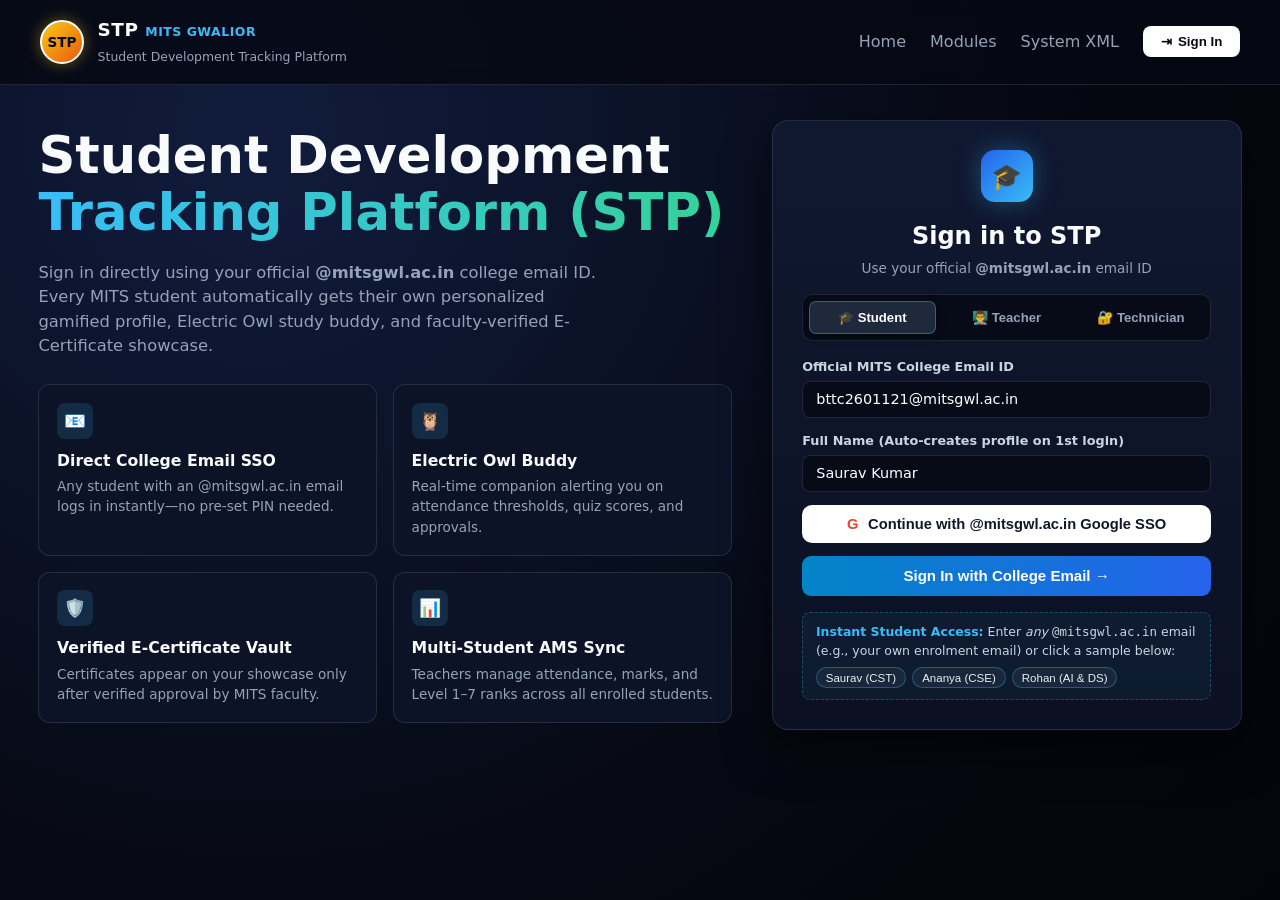
<file: index.html>
<!DOCTYPE html>
<html lang="en">
<head>
  <meta charset="UTF-8" />
  <meta name="viewport" content="width=device-width, initial-scale=1.0" />
  <title>STP | Student Development Tracking Platform — MITS Gwalior</title>
  <link rel="stylesheet" href="css/style.css" />
</head>
<body>
  <header class="landing-topbar">
    <div class="mits-brand">
      <div class="mits-crest-circle">STP</div>
      <div class="mits-brand-text">
        <h2>STP <span style="color:#38bdf8;">MITS GWALIOR</span></h2>
        <span>Student Development Tracking Platform</span>
      </div>
    </div>

    <nav class="landing-nav" aria-label="Landing Navigation">
      <a href="index.html">Home</a>
      <a href="#features">Modules</a>
      <a href="xml_blueprint.html">System XML</a>
      <button type="button" class="btn-signin-pill" onclick="document.getElementById('loginEmail').focus()">
        <span>⇥</span> Sign In
      </button>
    </nav>
  </header>

  <main class="landing-hero">
    <!-- Left Column: Title + 4 Feature Tiles -->
    <section class="hero-left">
      <h1>
        Student Development<br />
        <span>Tracking Platform (STP)</span>
      </h1>
      <p>
        Sign in directly using your official <strong>@mitsgwl.ac.in</strong> college email ID.
        Every MITS student automatically gets their own personalized gamified profile, Electric Owl
        study buddy, and faculty-verified E-Certificate showcase.
      </p>

      <div id="features" class="feature-cards-grid">
        <article class="feature-tile">
          <div class="feature-tile-icon">📧</div>
          <h3>Direct College Email SSO</h3>
          <p>Any student with an @mitsgwl.ac.in email logs in instantly—no pre-set PIN needed.</p>
        </article>

        <article class="feature-tile">
          <div class="feature-tile-icon">🦉</div>
          <h3>Electric Owl Buddy</h3>
          <p>Real-time companion alerting you on attendance thresholds, quiz scores, and approvals.</p>
        </article>

        <article class="feature-tile">
          <div class="feature-tile-icon">🛡️</div>
          <h3>Verified E-Certificate Vault</h3>
          <p>Certificates appear on your showcase only after verified approval by MITS faculty.</p>
        </article>

        <article class="feature-tile">
          <div class="feature-tile-icon">📊</div>
          <h3>Multi-Student AMS Sync</h3>
          <p>Teachers manage attendance, marks, and Level 1–7 ranks across all enrolled students.</p>
        </article>
      </div>
    </section>

    <!-- Right Column: STP Sign-In Box -->
    <aside class="signin-card" aria-label="Sign in to STP">
      <div class="signin-badge-icon">🎓</div>
      <div class="signin-header">
        <h2>Sign in to STP</h2>
        <p>Use your official <strong>@mitsgwl.ac.in</strong> email ID</p>
      </div>

      <!-- 3 Role Switcher -->
      <div class="role-tabs" role="tablist">
        <button type="button" class="role-tab active" data-role="student">🎓 Student</button>
        <button type="button" class="role-tab" data-role="teacher">👨‍🏫 Teacher</button>
        <button type="button" class="role-tab" data-role="technician">🔐 Technician</button>
      </div>

      <form id="sdmsLoginForm" novalidate style="display:flex; flex-direction:column; gap:0.8rem;">
        <div class="form-field">
          <label id="emailLabel" for="loginEmail">Official MITS College Email ID</label>
          <input type="email" id="loginEmail" placeholder="e.g., bttc2601121@mitsgwl.ac.in" value="bttc2601121@mitsgwl.ac.in" required />
        </div>

        <div class="form-field" id="displayNameField">
          <label for="studentDisplayName">Full Name (Auto-creates profile on 1st login)</label>
          <input type="text" id="studentDisplayName" placeholder="e.g., Saurav Kumar" value="Saurav Kumar" />
        </div>

        <div id="loginError" class="error-banner" role="alert"></div>

        <button type="button" id="googleSignInBtn" class="btn-google">
          <span style="color:#ea4335; font-weight:900;">G</span> Continue with @mitsgwl.ac.in Google SSO
        </button>

        <button type="submit" class="btn-primary-glow">Sign In with College Email →</button>
      </form>

      <div id="roleHintBox" class="demo-accounts-box">
        <strong>Instant Student Access:</strong> Enter <em>any</em> <code>@mitsgwl.ac.in</code> email (e.g., your own enrolment email) or click a sample below:
        <div class="quick-preset-row">
          <button type="button" class="preset-pill" onclick="fillPreset('bttc2601121@mitsgwl.ac.in', 'Saurav Kumar')">Saurav (CST)</button>
          <button type="button" class="preset-pill" onclick="fillPreset('btcs2601045@mitsgwl.ac.in', 'Ananya Sharma')">Ananya (CSE)</button>
          <button type="button" class="preset-pill" onclick="fillPreset('btai2601088@mitsgwl.ac.in', 'Rohan Verma')">Rohan (AI &amp; DS)</button>
        </div>
      </div>
    </aside>
  </main>

  <script src="js/sdms_store.js"></script>
  <script src="js/login.js"></script>
</body>
</html>
</file>
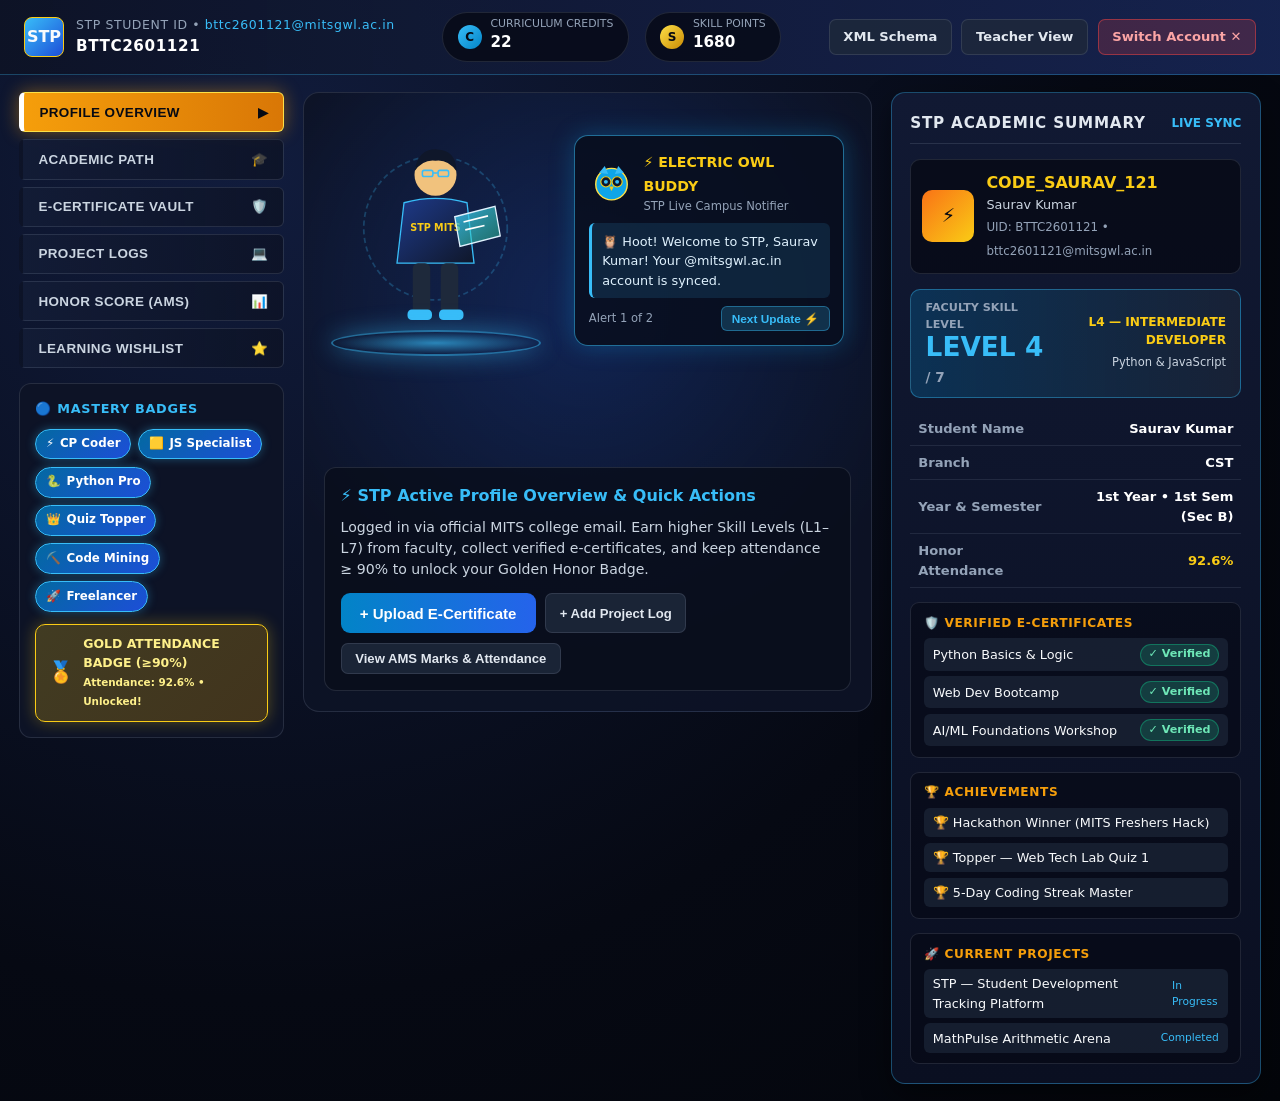
<file: student.html>
<!DOCTYPE html>
<html lang="en">
<head>
  <meta charset="UTF-8" />
  <meta name="viewport" content="width=device-width, initial-scale=1.0" />
  <title>Student Lobby | STP — Student Development Tracking Platform</title>
  <link rel="stylesheet" href="css/style.css" />
</head>
<body>
  <!-- TOP HUD BAR -->
  <header class="lobby-hud-top">
    <div class="hud-identity">
      <div class="hud-mini-avatar">STP</div>
      <div class="hud-id-tag">
        STP Student ID • <span id="hudEmailTag" style="color:#38bdf8; text-transform:lowercase;">bttc2601121@mitsgwl.ac.in</span>
        <strong id="hudStudentId">BTTC2601121</strong>
      </div>
    </div>

    <div class="hud-currencies">
      <div class="currency-chip">
        <div class="coin-icon coin-credits">C</div>
        <div>
          <small>CURRICULUM CREDITS</small>
          <span id="hudCredits">22</span>
        </div>
      </div>

      <div class="currency-chip">
        <div class="coin-icon coin-skill">S</div>
        <div>
          <small>SKILL POINTS</small>
          <span id="hudSkillPoints">1480</span>
        </div>
      </div>
    </div>

    <div class="hud-actions">
      <a href="xml_blueprint.html" class="btn-hud">XML Schema</a>
      <a href="teacher.html" class="btn-hud">Teacher View</a>
      <a href="index.html" class="btn-hud btn-hud-exit">Switch Account ✕</a>
    </div>
  </header>

  <!-- 3-COLUMN GAMIFIED WORKSPACE -->
  <main class="lobby-arena">
    <!-- LEFT SIDE: Navigation Tabs + Blue Mastery Badges + Yellow Attendance Badge -->
    <aside class="left-rail">
      <nav class="game-menu-list" aria-label="Student Profile Modules">
        <button type="button" class="game-tab-btn active" data-panel="overview">
          <span>Profile Overview</span> <span>▶</span>
        </button>
        <button type="button" class="game-tab-btn" data-panel="academicPath">
          <span>Academic Path</span> <span>🎓</span>
        </button>
        <button type="button" class="game-tab-btn" data-panel="certVault">
          <span>E-Certificate Vault</span> <span>🛡️</span>
        </button>
        <button type="button" class="game-tab-btn" data-panel="projectLogs">
          <span>Project Logs</span> <span>💻</span>
        </button>
        <button type="button" class="game-tab-btn" data-panel="honorScore">
          <span>Honor Score (AMS)</span> <span>📊</span>
        </button>
        <button type="button" class="game-tab-btn" data-panel="wishlist">
          <span>Learning Wishlist</span> <span>⭐</span>
        </button>
      </nav>

      <!-- Blue Mastery Badges -->
      <section class="badges-showcase-card">
        <h3>🔵 Mastery Badges</h3>
        <div id="blueBadgeRack" class="badge-rack"></div>

        <!-- Yellow Attendance Badge (Unlocks only when attendance >= 90%) -->
        <div id="yellowAttendanceBadge" class="yellow-attendance-badge unlocked">
          <span style="font-size:1.3rem;">🏅</span>
          <div>
            <div id="yellowBadgeTitle">GOLD HONOR BADGE (90%+)</div>
            <small id="yellowBadgeSub">Attendance: 92.1% • Active</small>
          </div>
        </div>
      </section>
    </aside>

    <!-- CENTER STAGE: Interactive Avatar + Electric Owl + Tab Content -->
    <section class="center-stage">
      <!-- Top Row: 3D-Style Student Avatar & Electric Owl Companion -->
      <div class="avatar-holo-stage">
        <div class="student-character-pod">
          <svg width="175" height="215" viewBox="0 0 200 240" aria-label="Student Avatar">
            <defs>
              <linearGradient id="hoodieGrad" x1="0" y1="0" x2="1" y2="1">
                <stop offset="0%" stop-color="#1e3a8a" />
                <stop offset="100%" stop-color="#0f172a" />
              </linearGradient>
              <linearGradient id="holoPad" x1="0" y1="0" x2="1" y2="1">
                <stop offset="0%" stop-color="#38bdf8" stop-opacity="0.85" />
                <stop offset="100%" stop-color="#34d399" stop-opacity="0.4" />
              </linearGradient>
            </defs>
            <circle cx="100" cy="115" r="82" fill="none" stroke="#38bdf8" stroke-opacity="0.25" stroke-width="2" stroke-dasharray="6 4" />
            <circle cx="100" cy="54" r="24" fill="#f1c27d" />
            <path d="M76 50 Q80 24 102 25 Q124 26 124 50 Q114 36 100 38 Q86 36 76 50 Z" fill="#0f172a" />
            <rect x="85" y="49" width="12" height="7" rx="2" fill="none" stroke="#38bdf8" stroke-width="1.8" />
            <rect x="103" y="49" width="12" height="7" rx="2" fill="none" stroke="#38bdf8" stroke-width="1.8" />
            <line x1="97" y1="52" x2="103" y2="52" stroke="#38bdf8" stroke-width="1.8" />
            <path d="M64 86 Q100 76 136 86 L144 155 L56 155 Z" fill="url(#hoodieGrad)" stroke="#38bdf8" stroke-width="1.5" />
            <text x="100" y="118" text-anchor="middle" fill="#facc15" font-size="11" font-weight="bold">STP MITS</text>
            <polygon points="122,102 168,90 174,124 128,136" fill="url(#holoPad)" stroke="#e0f2fe" stroke-width="1.5" />
            <line x1="132" y1="108" x2="160" y2="101" stroke="#ffffff" stroke-width="2" />
            <line x1="134" y1="117" x2="156" y2="112" stroke="#ffffff" stroke-width="2" />
            <rect x="74" y="155" width="20" height="58" rx="6" fill="#1e293b" />
            <rect x="106" y="155" width="20" height="58" rx="6" fill="#1e293b" />
            <rect x="68" y="208" width="28" height="12" rx="5" fill="#38bdf8" />
            <rect x="104" y="208" width="28" height="12" rx="5" fill="#38bdf8" />
          </svg>
          <div class="holo-pedestal"></div>
        </div>

        <!-- ELECTRIC OWL STUDY BUDDY -->
        <div class="electric-owl-box" aria-live="polite">
          <div class="owl-header">
            <svg width="46" height="46" viewBox="0 0 80 80" aria-hidden="true">
              <circle cx="40" cy="42" r="28" fill="#0ea5e9" stroke="#fde047" stroke-width="2.5" />
              <polygon points="18,22 28,10 34,24" fill="#38bdf8" />
              <polygon points="62,22 52,10 46,24" fill="#38bdf8" />
              <circle cx="30" cy="38" r="9" fill="#0f172a" stroke="#facc15" stroke-width="2" />
              <circle cx="50" cy="38" r="9" fill="#0f172a" stroke="#facc15" stroke-width="2" />
              <circle cx="30" cy="38" r="3.5" fill="#38bdf8" />
              <circle cx="50" cy="38" r="3.5" fill="#38bdf8" />
              <polygon points="36,46 44,46 40,54" fill="#facc15" />
            </svg>
            <div>
              <strong style="color:#facc15; font-size:0.88rem;">⚡ ELECTRIC OWL BUDDY</strong>
              <div style="font-size:0.72rem; color:#94a3b8;">STP Live Campus Notifier</div>
            </div>
          </div>
          <div id="owlMessageBox" class="owl-speech">
            🦉 Hoot! Welcome to STP!
          </div>
          <div class="owl-controls">
            <span id="owlCounter" style="font-size:0.72rem; color:#94a3b8;">Alert 1 of 2</span>
            <button type="button" id="nextOwlTipBtn" class="owl-btn">Next Update ⚡</button>
          </div>
        </div>
      </div>

      <!-- DYNAMIC MODULE PANELS -->
      <div id="panel-overview" class="module-panel active">
        <div class="panel-card">
          <h3>⚡ STP Active Profile Overview &amp; Quick Actions</h3>
          <p style="font-size:0.88rem; color:#cbd5e1; margin-bottom:0.8rem;">
            Logged in via official MITS college email. Earn higher Skill Levels (L1–L7) from
            faculty, collect verified e-certificates, and keep attendance ≥ 90% to unlock your
            Golden Honor Badge.
          </p>
          <div style="display:flex; flex-wrap:wrap; gap:0.6rem;">
            <button type="button" class="btn-primary-glow" onclick="switchTab('certVault')">+ Upload E-Certificate</button>
            <button type="button" class="btn-hud" onclick="switchTab('projectLogs')">+ Add Project Log</button>
            <button type="button" class="btn-hud" onclick="switchTab('honorScore')">View AMS Marks &amp; Attendance</button>
          </div>
        </div>
      </div>

      <div id="panel-academicPath" class="module-panel">
        <div class="panel-card">
          <h3>🎓 Semester-by-Semester Academic Path</h3>
          <div id="academicPathGrid" class="semester-timeline"></div>
        </div>
      </div>

      <div id="panel-certVault" class="module-panel">
        <div class="panel-card">
          <h3>🛡️ E-Certificate Vault (Teacher Verification Required)</h3>
          <p style="font-size:0.82rem; color:#94a3b8; margin-bottom:0.75rem;">
            Upload new certificates below. Status starts as <strong>Pending</strong> and only
            appears on your public Right Summary showcase once <strong>Approved</strong> by a Teacher.
          </p>
          <form id="certUploadForm" style="display:flex; flex-wrap:wrap; gap:0.6rem; margin-bottom:0.9rem;">
            <input type="text" id="certTitleInput" placeholder="Certificate Title (e.g., Java DSA)" required style="flex:1 1 200px; background:#070b17; border:1px solid #334155; color:#fff; padding:0.5rem; border-radius:7px;" />
            <input type="text" id="certIssuerInput" placeholder="Issuer (e.g., NPTEL / MITS)" required style="flex:1 1 160px; background:#070b17; border:1px solid #334155; color:#fff; padding:0.5rem; border-radius:7px;" />
            <button type="submit" class="btn-primary-glow">Submit for Approval</button>
          </form>
          <table class="data-table">
            <thead>
              <tr>
                <th>Certificate</th>
                <th>Issuer</th>
                <th>Verified By</th>
                <th>Status</th>
              </tr>
            </thead>
            <tbody id="vaultTableBody"></tbody>
          </table>
        </div>
      </div>

      <div id="panel-projectLogs" class="module-panel">
        <div class="panel-card">
          <h3>💻 Ongoing &amp; Completed Project Logs</h3>
          <form id="projectAddForm" style="display:flex; flex-wrap:wrap; gap:0.6rem; margin-bottom:0.9rem;">
            <input type="text" id="projTitleInput" placeholder="Project Name" required style="flex:1 1 190px; background:#070b17; border:1px solid #334155; color:#fff; padding:0.5rem; border-radius:7px;" />
            <input type="text" id="projStackInput" placeholder="Tech Stack (e.g., C++, JS)" required style="flex:1 1 160px; background:#070b17; border:1px solid #334155; color:#fff; padding:0.5rem; border-radius:7px;" />
            <button type="submit" class="btn-primary-glow">Log Project</button>
          </form>
          <table class="data-table">
            <thead>
              <tr>
                <th>Project Title</th>
                <th>Tech Stack</th>
                <th>Status</th>
              </tr>
            </thead>
            <tbody id="projectsTableBody"></tbody>
          </table>
        </div>
      </div>

      <div id="panel-honorScore" class="module-panel">
        <div class="panel-card">
          <h3>📊 Honor Score — AMS Attendance &amp; Exam Marks</h3>
          <table class="data-table">
            <thead>
              <tr>
                <th>Subject Code</th>
                <th>Subject Name</th>
                <th>Attended / Total</th>
                <th>Percentage</th>
              </tr>
            </thead>
            <tbody id="attendanceTableBody"></tbody>
          </table>

          <h3 style="margin-top:1rem;">📝 Quiz &amp; Mid-Sem Marks</h3>
          <table class="data-table">
            <thead>
              <tr>
                <th>Subject</th>
                <th>Quiz Score</th>
                <th>Mid-Sem Marks</th>
              </tr>
            </thead>
            <tbody id="marksTableBody"></tbody>
          </table>
        </div>
      </div>

      <div id="panel-wishlist" class="module-panel">
        <div class="panel-card">
          <h3>⭐ Skill &amp; Learning Wishlist</h3>
          <form id="wishlistForm" style="display:flex; flex-wrap:wrap; gap:0.6rem; margin-bottom:0.9rem;">
            <input type="text" id="wishSkillInput" placeholder="Skill to learn (e.g., Java, C++, Docker)" required style="flex:1 1 220px; background:#070b17; border:1px solid #334155; color:#fff; padding:0.5rem; border-radius:7px;" />
            <select id="wishPriorityInput" style="background:#070b17; border:1px solid #334155; color:#fff; padding:0.5rem; border-radius:7px;">
              <option value="High">High Priority</option>
              <option value="Medium">Medium Priority</option>
            </select>
            <button type="submit" class="btn-primary-glow">Add to Wishlist</button>
          </form>
          <ul id="wishlistItems" class="mini-pill-list"></ul>
        </div>
      </div>
    </section>

    <!-- RIGHT SIDE: Academic Summary Table & Verified Showcase -->
    <aside class="right-summary-card" aria-label="Academic Summary">
      <div class="summary-top-banner">
        <h2>STP Academic Summary</h2>
        <span style="font-size:0.75rem; color:#38bdf8; font-weight:700;">LIVE SYNC</span>
      </div>

      <div class="gamer-tag-box">
        <div class="gamer-emblem">⚡</div>
        <div class="gamer-details">
          <h3 id="sumHandle">CODE_SAURAV_121</h3>
          <p id="sumName">Saurav Kumar</p>
          <small id="sumUid">UID: BTTC2601121 • MITS Gwalior</small>
        </div>
      </div>

      <!-- Teacher-Assigned Skill Level (1-7) -->
      <div class="level-rank-strip">
        <div>
          <div style="font-size:0.7rem; color:#94a3b8; font-weight:700;">FACULTY SKILL LEVEL</div>
          <div class="level-number">LEVEL <span id="sumSkillLevel">4</span> <span style="font-size:0.85rem; color:#94a3b8;">/ 7</span></div>
        </div>
        <div style="text-align:right;">
          <div id="sumTierTitle" style="font-size:0.76rem; font-weight:800; color:#facc15;">L4 — INTERMEDIATE DEVELOPER</div>
          <small id="sumStack" style="font-size:0.72rem; color:#cbd5e1;">Python &amp; JavaScript</small>
        </div>
      </div>

      <!-- Structured Profile Table -->
      <table class="summary-table">
        <tbody>
          <tr>
            <td>Student Name</td>
            <td id="tblName">Saurav Kumar</td>
          </tr>
          <tr>
            <td>Branch</td>
            <td id="tblBranch">CST</td>
          </tr>
          <tr>
            <td>Year &amp; Semester</td>
            <td id="tblYearSem">1st Year • 1st Sem (Sec B)</td>
          </tr>
          <tr>
            <td>Honor Attendance</td>
            <td id="tblAttendance" style="color:#facc15;">92.1%</td>
          </tr>
        </tbody>
      </table>

      <!-- Verified E-Certificates Only -->
      <div class="summary-section-block">
        <h4>🛡️ Verified E-Certificates</h4>
        <ul id="sumCertList" class="mini-pill-list"></ul>
      </div>

      <!-- Achievements -->
      <div class="summary-section-block">
        <h4>🏆 Achievements</h4>
        <ul id="sumAchievementList" class="mini-pill-list"></ul>
      </div>

      <!-- Current Projects -->
      <div class="summary-section-block">
        <h4>🚀 Current Projects</h4>
        <ul id="sumProjectList" class="mini-pill-list"></ul>
      </div>
    </aside>
  </main>

  <script src="js/sdms_store.js"></script>
  <script src="js/student.js"></script>
</body>
</html>
</file>
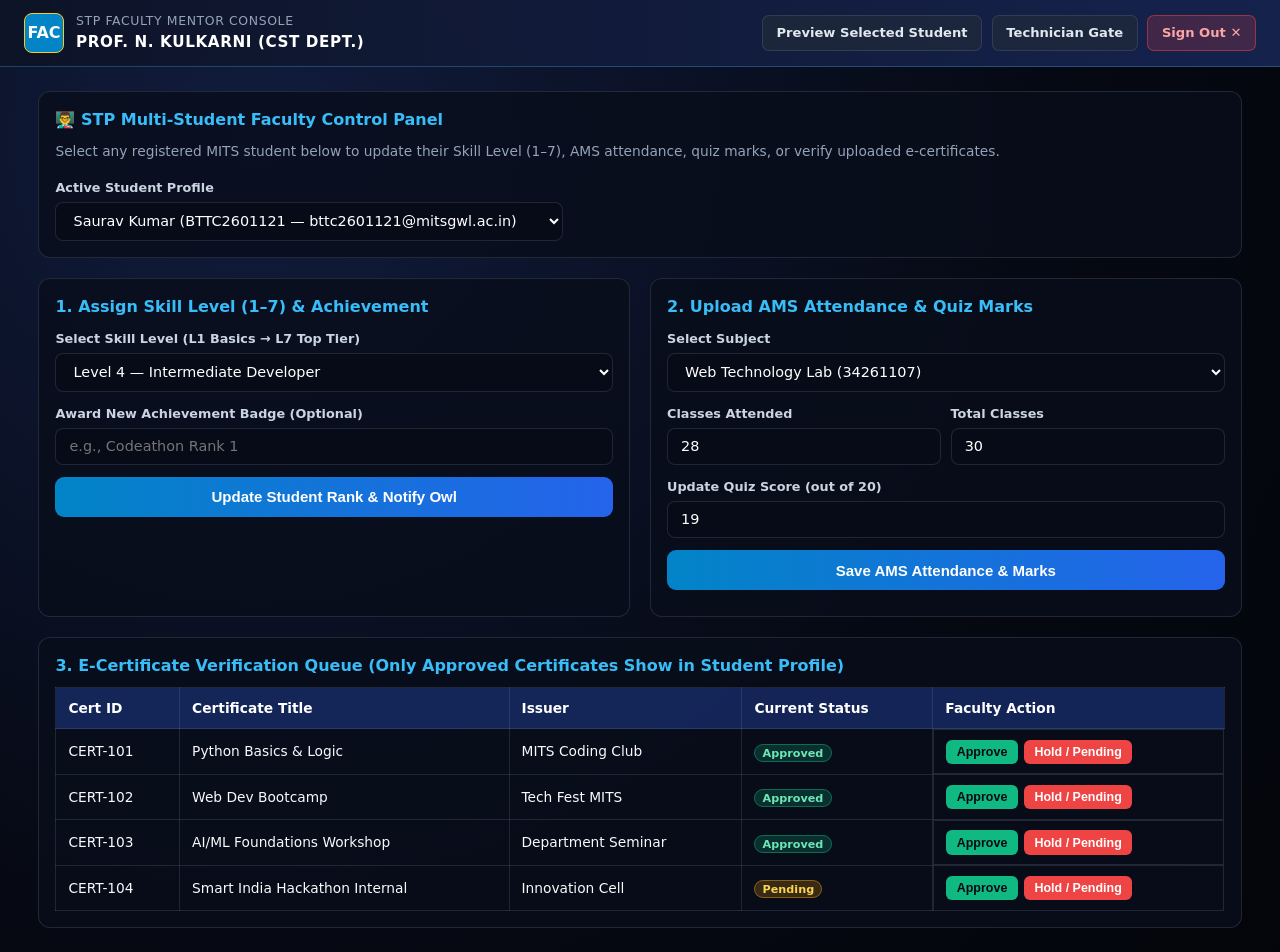
<file: teacher.html>
<!DOCTYPE html>
<html lang="en">
<head>
  <meta charset="UTF-8" />
  <meta name="viewport" content="width=device-width, initial-scale=1.0" />
  <title>Faculty Console | STP — Student Development Tracking Platform</title>
  <link rel="stylesheet" href="css/style.css" />
</head>
<body>
  <header class="lobby-hud-top">
    <div class="hud-identity">
      <div class="hud-mini-avatar" style="background:#0284c7;">FAC</div>
      <div class="hud-id-tag">
        STP Faculty Mentor Console
        <strong id="facultyHeaderName">Prof. N. Kulkarni (CST Dept.)</strong>
      </div>
    </div>
    <div class="hud-actions">
      <a href="student.html" class="btn-hud">Preview Selected Student</a>
      <a href="technician.html" class="btn-hud">Technician Gate</a>
      <a href="index.html" class="btn-hud btn-hud-exit">Sign Out ✕</a>
    </div>
  </header>

  <main class="portal-container">
    <div class="panel-card" style="display:flex; flex-wrap:wrap; justify-content:space-between; align-items:center; gap:1rem;">
      <div>
        <h3>👨‍🏫 STP Multi-Student Faculty Control Panel</h3>
        <p style="font-size:0.86rem; color:#94a3b8;">
          Select any registered MITS student below to update their Skill Level (1–7), AMS
          attendance, quiz marks, or verify uploaded e-certificates.
        </p>
      </div>
      <div class="form-field" style="min-width:290px;">
        <label for="teacherStudentSelector">Active Student Profile</label>
        <select id="teacherStudentSelector"></select>
      </div>
    </div>

    <div class="portal-grid">
      <!-- 1. Assign Skill Level (1-7) & Achievement -->
      <section class="panel-card">
        <h3>1. Assign Skill Level (1–7) &amp; Achievement</h3>
        <form id="skillAssignForm" style="display:flex; flex-direction:column; gap:0.75rem;">
          <div class="form-field">
            <label for="facultySkillSelect">Select Skill Level (L1 Basics → L7 Top Tier)</label>
            <select id="facultySkillSelect">
              <option value="1">Level 1 — Basics Explorer</option>
              <option value="2">Level 2 — Developed Coder</option>
              <option value="3">Level 3 — Good Practitioner</option>
              <option value="4">Level 4 — Intermediate Developer</option>
              <option value="5">Level 5 — Proficient Builder</option>
              <option value="6">Level 6 — Advanced Architect</option>
              <option value="7">Level 7 — Top Tier Grandmaster</option>
            </select>
          </div>

          <div class="form-field">
            <label for="newAchievementInput">Award New Achievement Badge (Optional)</label>
            <input type="text" id="newAchievementInput" placeholder="e.g., Codeathon Rank 1" />
          </div>

          <button type="submit" class="btn-primary-glow">Update Student Rank &amp; Notify Owl</button>
        </form>
        <p id="facultySkillMsg" style="color:#6ee7b7; font-size:0.84rem; margin-top:0.6rem;"></p>
      </section>

      <!-- 2. Upload AMS Attendance & Quiz Marks -->
      <section class="panel-card">
        <h3>2. Upload AMS Attendance &amp; Quiz Marks</h3>
        <form id="amsUpdateForm" style="display:flex; flex-direction:column; gap:0.75rem;">
          <div class="form-field">
            <label for="subjectSelect">Select Subject</label>
            <select id="subjectSelect"></select>
          </div>

          <div style="display:grid; grid-template-columns:1fr 1fr; gap:0.6rem;">
            <div class="form-field">
              <label for="attAttended">Classes Attended</label>
              <input type="number" id="attAttended" min="0" max="100" required />
            </div>
            <div class="form-field">
              <label for="attTotal">Total Classes</label>
              <input type="number" id="attTotal" min="1" max="100" required />
            </div>
          </div>

          <div class="form-field">
            <label for="quizScoreInput">Update Quiz Score (out of 20)</label>
            <input type="number" id="quizScoreInput" min="0" max="20" required />
          </div>

          <button type="submit" class="btn-primary-glow">Save AMS Attendance &amp; Marks</button>
        </form>
        <p id="amsSaveMsg" style="color:#6ee7b7; font-size:0.84rem; margin-top:0.6rem;"></p>
      </section>
    </div>

    <!-- 3. E-Certificate Verification Queue -->
    <section class="panel-card">
      <h3>3. E-Certificate Verification Queue (Only Approved Certificates Show in Student Profile)</h3>
      <table class="data-table">
        <thead>
          <tr>
            <th>Cert ID</th>
            <th>Certificate Title</th>
            <th>Issuer</th>
            <th>Current Status</th>
            <th>Faculty Action</th>
          </tr>
        </thead>
        <tbody id="facultyCertTableBody"></tbody>
      </table>
    </section>
  </main>

  <script src="js/sdms_store.js"></script>
  <script src="js/teacher.js"></script>
</body>
</html>
</file>
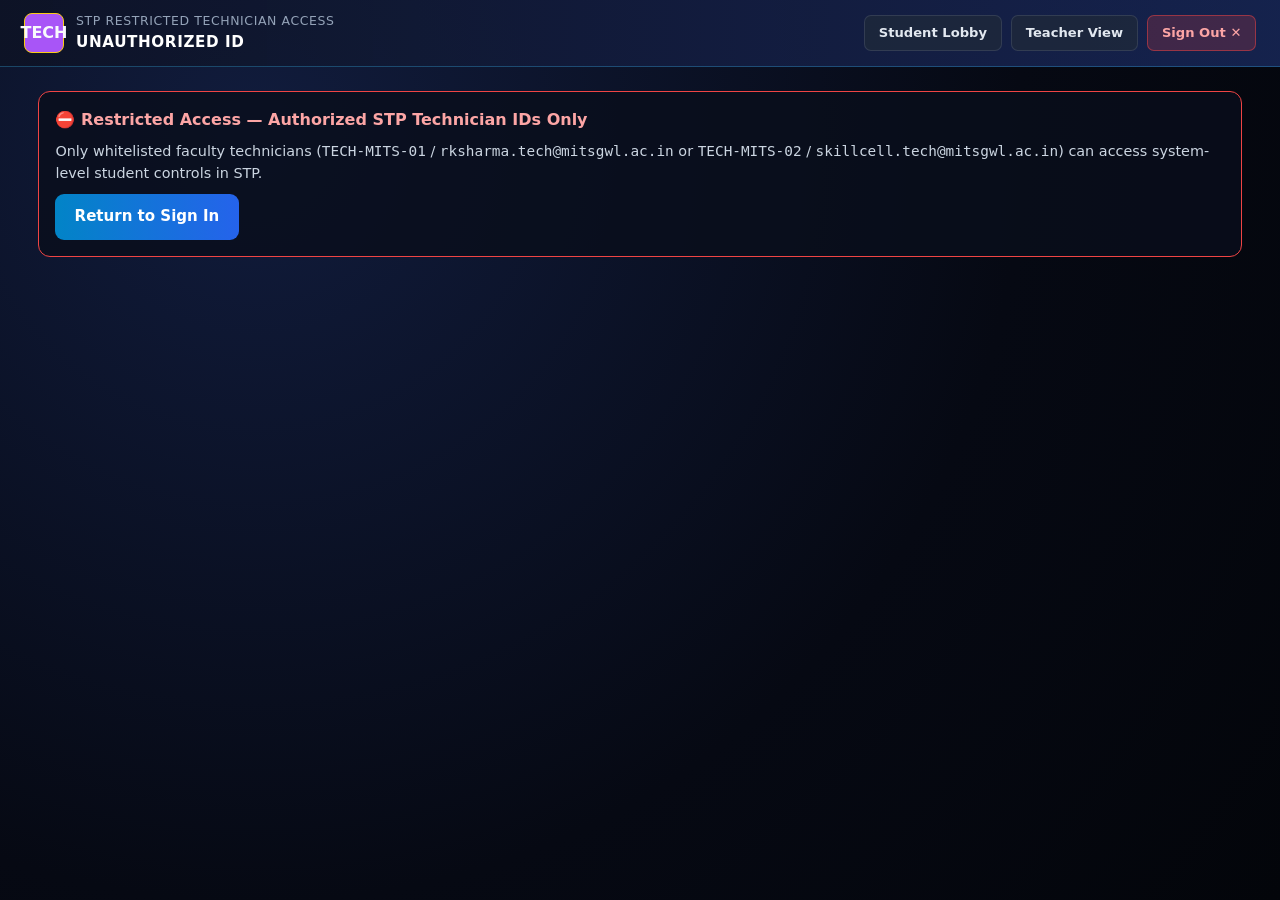
<file: technician.html>
<!DOCTYPE html>
<html lang="en">
<head>
  <meta charset="UTF-8" />
  <meta name="viewport" content="width=device-width, initial-scale=1.0" />
  <title>Restricted Technician Console | STP — MITS Gwalior</title>
  <link rel="stylesheet" href="css/style.css" />
</head>
<body>
  <header class="lobby-hud-top">
    <div class="hud-identity">
      <div class="hud-mini-avatar" style="background:#a855f7;">TECH</div>
      <div class="hud-id-tag">
        STP Restricted Technician Access
        <strong id="techActiveUser">Verifying Whitelist...</strong>
      </div>
    </div>
    <div class="hud-actions">
      <a href="student.html" class="btn-hud">Student Lobby</a>
      <a href="teacher.html" class="btn-hud">Teacher View</a>
      <a href="index.html" class="btn-hud btn-hud-exit">Sign Out ✕</a>
    </div>
  </header>

  <main class="portal-container">
    <section id="techAccessDenied" class="panel-card" style="display:none; border-color:#ef4444;">
      <h3 style="color:#fca5a5;">⛔ Restricted Access — Authorized STP Technician IDs Only</h3>
      <p style="font-size:0.9rem; color:#cbd5e1; margin:0.6rem 0;">
        Only whitelisted faculty technicians (<code>TECH-MITS-01</code> / <code>rksharma.tech@mitsgwl.ac.in</code>
        or <code>TECH-MITS-02</code> / <code>skillcell.tech@mitsgwl.ac.in</code>) can access
        system-level student controls in STP.
      </p>
      <a href="index.html" class="btn-primary-glow" style="display:inline-block; text-decoration:none;">Return to Sign In</a>
    </section>

    <div id="techAuthorizedArea" style="display:none; flex-direction:column; gap:1.25rem;">
      <section class="panel-card">
        <h3>🔐 Whitelisted STP Technician &amp; Faculty ID Registry</h3>
        <p style="font-size:0.85rem; color:#94a3b8; margin-bottom:0.75rem;">
          Only these verified institutional IDs / emails hold technician-level override permissions:
        </p>
        <table class="data-table">
          <thead>
            <tr>
              <th>Authorized ID</th>
              <th>Institutional Email</th>
              <th>Faculty / Technician Name</th>
              <th>Department</th>
            </tr>
          </thead>
          <tbody id="whitelistTableBody"></tbody>
        </table>
      </section>

      <section class="panel-card">
        <h3>⚙️ Student Account &amp; Semester Path Administration</h3>
        <div style="display:flex; flex-wrap:wrap; gap:0.8rem; align-items:end;">
          <div class="form-field" style="flex:1 1 220px;">
            <label for="techStudentSelect">Select Student</label>
            <select id="techStudentSelect"></select>
          </div>
          <div class="form-field" style="flex:1 1 220px;">
            <label for="techSemUpdate">Promote / Update Student Semester &amp; Section</label>
            <select id="techSemUpdate">
              <option value="1st Sem (Sec B)">1st Year • 1st Sem (Sec B)</option>
              <option value="2nd Sem (Sec A)">1st Year • 2nd Sem (Sec A)</option>
              <option value="3rd Sem (Sec B)">2nd Year • 3rd Sem (Sec B)</option>
            </select>
          </div>
          <button type="button" id="applySemBtn" class="btn-primary-glow">Update Semester Path</button>
          <button type="button" id="resetAllDemoBtn" class="btn-hud btn-hud-exit">Reset All Demo Data</button>
        </div>
        <p id="techActionMsg" style="color:#6ee7b7; font-size:0.85rem; margin-top:0.65rem;"></p>
      </section>
    </div>
  </main>

  <script src="js/sdms_store.js"></script>
  <script src="js/technician.js"></script>
</body>
</html>
</file>
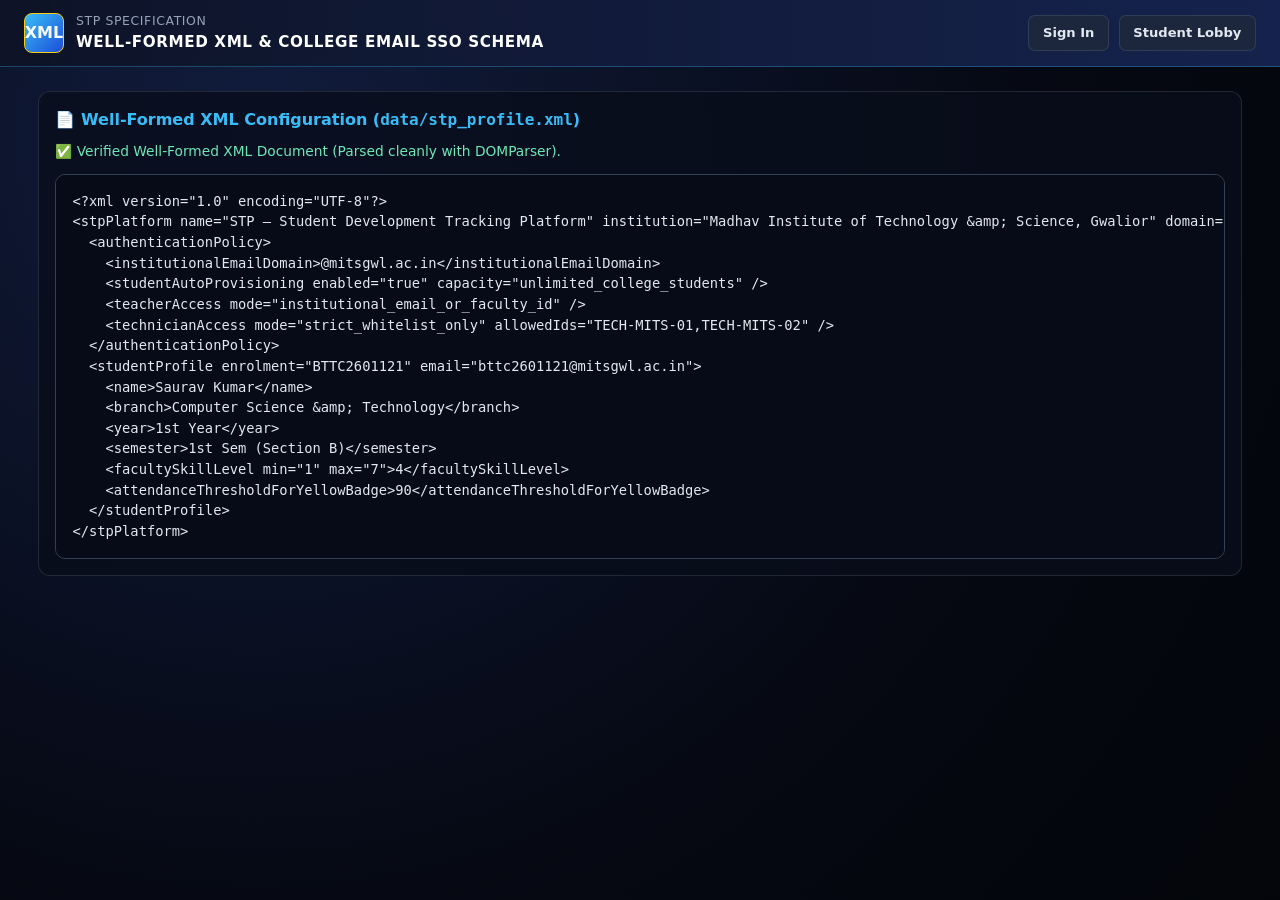
<file: xml_blueprint.html>
<!DOCTYPE html>
<html lang="en">
<head>
  <meta charset="UTF-8" />
  <meta name="viewport" content="width=device-width, initial-scale=1.0" />
  <title>System XML &amp; Architecture | STP — MITS Gwalior</title>
  <link rel="stylesheet" href="css/style.css" />
</head>
<body>
  <header class="lobby-hud-top">
    <div class="hud-identity">
      <div class="hud-mini-avatar">XML</div>
      <div class="hud-id-tag">
        STP Specification
        <strong>Well-Formed XML &amp; College Email SSO Schema</strong>
      </div>
    </div>
    <div class="hud-actions">
      <a href="index.html" class="btn-hud">Sign In</a>
      <a href="student.html" class="btn-hud">Student Lobby</a>
    </div>
  </header>

  <main class="portal-container">
    <section class="panel-card">
      <h3>📄 Well-Formed XML Configuration (<code>data/stp_profile.xml</code>)</h3>
      <p id="xmlVerifyBanner" style="color:#6ee7b7; font-size:0.86rem; margin-bottom:0.75rem;"></p>
      <pre id="xmlCodePreview" style="background:#070b17; border:1px solid #334155; padding:1rem; border-radius:10px; overflow-x:auto; color:#e2e8f0; font-size:0.86rem;"></pre>
    </section>
  </main>

  <script>
    const RAW_XML = `<?xml version="1.0" encoding="UTF-8"?>
<stpPlatform name="STP — Student Development Tracking Platform" institution="Madhav Institute of Technology &amp; Science, Gwalior" domain="@mitsgwl.ac.in" code="34261107">
  <authenticationPolicy>
    <institutionalEmailDomain>@mitsgwl.ac.in</institutionalEmailDomain>
    <studentAutoProvisioning enabled="true" capacity="unlimited_college_students" />
    <teacherAccess mode="institutional_email_or_faculty_id" />
    <technicianAccess mode="strict_whitelist_only" allowedIds="TECH-MITS-01,TECH-MITS-02" />
  </authenticationPolicy>
  <studentProfile enrolment="BTTC2601121" email="bttc2601121@mitsgwl.ac.in">
    <name>Saurav Kumar</name>
    <branch>Computer Science &amp; Technology</branch>
    <year>1st Year</year>
    <semester>1st Sem (Section B)</semester>
    <facultySkillLevel min="1" max="7">4</facultySkillLevel>
    <attendanceThresholdForYellowBadge>90</attendanceThresholdForYellowBadge>
  </studentProfile>
</stpPlatform>`;

    const parser = new DOMParser();
    const doc = parser.parseFromString(RAW_XML, "application/xml");
    const err = doc.querySelector("parsererror");
    document.getElementById("xmlVerifyBanner").textContent = err
      ? "Error: Malformed XML detected."
      : "✅ Verified Well-Formed XML Document (Parsed cleanly with DOMParser).";
    document.getElementById("xmlCodePreview").textContent = RAW_XML;
  </script>
</body>
</html>
</file>
<file: css/style.css>
* {
  box-sizing: border-box;
  margin: 0;
  padding: 0;
}

:root {
  --bg-deep: #060913;
  --bg-panel: #0d1326;
  --bg-card: #131c36;
  --bg-card-hover: #1a2647;
  --border-subtle: rgba(148, 163, 184, 0.18);
  --border-glow: rgba(56, 189, 248, 0.45);
  --cyan: #38bdf8;
  --blue-badge: #0284c7;
  --gold: #facc15;
  --gold-dark: #ca8a04;
  --amber: #f59e0b;
  --emerald: #10b981;
  --danger: #ef4444;
  --purple: #a855f7;
  --text-main: #f8fafc;
  --text-muted: #94a3b8;
}

body {
  font-family: 'Segoe UI', system-ui, -apple-system, Roboto, sans-serif;
  background: radial-gradient(circle at 20% 15%, #111c3d 0%, #060913 60%, #03050a 100%);
  color: var(--text-main);
  min-height: 100vh;
  line-height: 1.5;
}

/* ==================== LANDING & LOGIN PAGE (index.html) ==================== */
.landing-topbar {
  display: flex;
  flex-wrap: wrap;
  justify-content: space-between;
  align-items: center;
  padding: 1rem 2.5rem;
  border-bottom: 1px solid var(--border-subtle);
  background: rgba(6, 9, 19, 0.85);
  backdrop-filter: blur(10px);
  position: sticky;
  top: 0;
  z-index: 50;
}

.mits-brand {
  display: flex;
  align-items: center;
  gap: 0.85rem;
}

.mits-crest-circle {
  width: 44px;
  height: 44px;
  border-radius: 50%;
  background: linear-gradient(135deg, #facc15, #ea580c);
  color: #060913;
  font-weight: 900;
  font-size: 0.85rem;
  display: flex;
  align-items: center;
  justify-content: center;
  box-shadow: 0 0 15px rgba(250, 204, 21, 0.4);
  border: 2px solid #ffffff;
}

.mits-brand-text h2 {
  font-size: 1.15rem;
  letter-spacing: 0.5px;
  color: #ffffff;
}

.mits-brand-text span {
  font-size: 0.78rem;
  color: var(--text-muted);
}

.landing-nav {
  display: flex;
  align-items: center;
  gap: 1.5rem;
}

.landing-nav a {
  color: var(--text-muted);
  text-decoration: none;
  font-weight: 500;
  transition: color 0.2s;
}

.landing-nav a:hover {
  color: #ffffff;
}

.btn-signin-pill {
  background: #ffffff;
  color: #060913;
  border: none;
  padding: 0.5rem 1.1rem;
  border-radius: 8px;
  font-weight: 700;
  cursor: pointer;
  display: inline-flex;
  align-items: center;
  gap: 0.4rem;
}

.landing-hero {
  width: min(1240px, 94%);
  margin: 2.2rem auto;
  display: flex;
  flex-wrap: wrap;
  gap: 2.5rem;
  align-items: stretch;
}

.hero-left {
  flex: 1 1 560px;
  display: flex;
  flex-direction: column;
  justify-content: center;
  gap: 1.2rem;
}

.hero-left h1 {
  font-size: clamp(2.1rem, 4vw, 3.25rem);
  line-height: 1.12;
  font-weight: 800;
}

.hero-left h1 span {
  background: linear-gradient(90deg, #38bdf8, #34d399);
  -webkit-background-clip: text;
  -webkit-text-fill-color: transparent;
}

.hero-left p {
  color: var(--text-muted);
  font-size: 1.02rem;
  max-width: 580px;
}

.feature-cards-grid {
  display: grid;
  grid-template-columns: repeat(auto-fit, minmax(230px, 1fr));
  gap: 1rem;
  margin-top: 0.4rem;
}

.feature-tile {
  background: var(--bg-panel);
  border: 1px solid var(--border-subtle);
  border-radius: 12px;
  padding: 1.1rem;
  transition: transform 0.2s, border-color 0.2s;
}

.feature-tile:hover {
  transform: translateY(-2px);
  border-color: var(--border-glow);
}

.feature-tile-icon {
  width: 36px;
  height: 36px;
  border-radius: 8px;
  background: rgba(56, 189, 248, 0.14);
  color: var(--cyan);
  display: flex;
  align-items: center;
  justify-content: center;
  font-size: 1.1rem;
  margin-bottom: 0.6rem;
}

.feature-tile h3 {
  font-size: 0.98rem;
  margin-bottom: 0.25rem;
}

.feature-tile p {
  font-size: 0.85rem;
  color: var(--text-muted);
}

/* Sign In Card */
.signin-card {
  flex: 1 1 420px;
  max-width: 470px;
  background: linear-gradient(180deg, #101830 0%, #0b1122 100%);
  border: 1px solid var(--border-subtle);
  border-radius: 16px;
  padding: 1.85rem;
  box-shadow: 0 20px 45px rgba(0, 0, 0, 0.55);
  display: flex;
  flex-direction: column;
  gap: 1rem;
}

.signin-badge-icon {
  width: 52px;
  height: 52px;
  margin: 0 auto;
  border-radius: 14px;
  background: linear-gradient(135deg, #2563eb, #38bdf8);
  display: flex;
  align-items: center;
  justify-content: center;
  font-size: 1.55rem;
  box-shadow: 0 0 24px rgba(56, 189, 248, 0.35);
}

.signin-header {
  text-align: center;
}

.signin-header h2 {
  font-size: 1.5rem;
  margin-bottom: 0.2rem;
}

.signin-header p {
  font-size: 0.85rem;
  color: var(--text-muted);
}

.role-tabs {
  display: grid;
  grid-template-columns: repeat(3, 1fr);
  gap: 0.45rem;
  background: #070b17;
  padding: 0.35rem;
  border-radius: 10px;
  border: 1px solid var(--border-subtle);
}

.role-tab {
  background: transparent;
  color: var(--text-muted);
  border: none;
  padding: 0.52rem 0.4rem;
  border-radius: 7px;
  font-size: 0.82rem;
  font-weight: 600;
  cursor: pointer;
  transition: all 0.2s;
}

.role-tab.active {
  background: #1e293b;
  color: #ffffff;
  box-shadow: 0 2px 8px rgba(0, 0, 0, 0.4);
  border: 1px solid rgba(56, 189, 248, 0.4);
}

.btn-google {
  width: 100%;
  background: #ffffff;
  color: #0f172a;
  border: none;
  border-radius: 10px;
  padding: 0.7rem 1rem;
  font-weight: 700;
  font-size: 0.92rem;
  cursor: pointer;
  display: flex;
  align-items: center;
  justify-content: center;
  gap: 0.6rem;
  transition: transform 0.15s, box-shadow 0.15s;
}

.btn-google:hover {
  transform: translateY(-1px);
  box-shadow: 0 6px 18px rgba(255, 255, 255, 0.18);
}

.divider-line {
  text-align: center;
  font-size: 0.78rem;
  color: var(--text-muted);
}

.form-field {
  display: flex;
  flex-direction: column;
  gap: 0.3rem;
}

.form-field label {
  font-size: 0.8rem;
  font-weight: 600;
  color: #cbd5e1;
}

.form-field input,
.form-field select,
.form-field textarea {
  background: #070b17;
  border: 1px solid var(--border-subtle);
  color: #ffffff;
  padding: 0.6rem 0.82rem;
  border-radius: 8px;
  font-size: 0.9rem;
  font-family: inherit;
}

.form-field input:focus,
.form-field select:focus,
.form-field textarea:focus {
  outline: none;
  border-color: var(--cyan);
  box-shadow: 0 0 0 2px rgba(56, 189, 248, 0.2);
}

.btn-primary-glow {
  background: linear-gradient(90deg, #0284c7, #2563eb);
  color: #ffffff;
  border: none;
  border-radius: 9px;
  padding: 0.72rem 1.2rem;
  font-weight: 700;
  font-size: 0.94rem;
  cursor: pointer;
  transition: filter 0.2s;
}

.btn-primary-glow:hover {
  filter: brightness(1.12);
}

.demo-accounts-box {
  background: rgba(56, 189, 248, 0.06);
  border: 1px dashed rgba(56, 189, 248, 0.3);
  border-radius: 8px;
  padding: 0.65rem 0.8rem;
  font-size: 0.78rem;
  color: #cbd5e1;
}

.demo-accounts-box strong {
  color: var(--cyan);
}

.error-banner {
  color: #fca5a5;
  background: rgba(239, 68, 68, 0.15);
  border: 1px solid rgba(239, 68, 68, 0.4);
  padding: 0.55rem 0.75rem;
  border-radius: 8px;
  font-size: 0.83rem;
  display: none;
}

.quick-preset-row {
  display: flex;
  flex-wrap: wrap;
  gap: 0.4rem;
  margin-top: 0.4rem;
}

.preset-pill {
  background: rgba(30, 41, 59, 0.85);
  border: 1px solid rgba(56, 189, 248, 0.35);
  color: #e0f2fe;
  font-size: 0.72rem;
  padding: 0.22rem 0.55rem;
  border-radius: 999px;
  cursor: pointer;
}

.preset-pill:hover {
  background: rgba(56, 189, 248, 0.25);
}

/* ==================== GAMIFIED STUDENT LOBBY (student.html) ==================== */
.lobby-hud-top {
  display: flex;
  flex-wrap: wrap;
  justify-content: space-between;
  align-items: center;
  gap: 1rem;
  padding: 0.75rem 1.5rem;
  background: linear-gradient(90deg, rgba(13, 19, 38, 0.95), rgba(23, 37, 84, 0.9));
  border-bottom: 1px solid rgba(56, 189, 248, 0.3);
}

.hud-identity {
  display: flex;
  align-items: center;
  gap: 0.75rem;
}

.hud-mini-avatar {
  width: 40px;
  height: 40px;
  border-radius: 8px;
  background: linear-gradient(135deg, #38bdf8, #1d4ed8);
  display: flex;
  align-items: center;
  justify-content: center;
  font-weight: 800;
  border: 1.5px solid var(--gold);
}

.hud-id-tag {
  font-size: 0.78rem;
  color: var(--text-muted);
  text-transform: uppercase;
  letter-spacing: 0.6px;
}

.hud-id-tag strong {
  display: block;
  color: #ffffff;
  font-size: 0.95rem;
}

.hud-currencies {
  display: flex;
  flex-wrap: wrap;
  gap: 1rem;
  align-items: center;
}

.currency-chip {
  display: flex;
  align-items: center;
  gap: 0.55rem;
  background: rgba(6, 9, 19, 0.75);
  border: 1px solid var(--border-subtle);
  padding: 0.4rem 0.9rem;
  border-radius: 999px;
}

.coin-icon {
  width: 24px;
  height: 24px;
  border-radius: 50%;
  display: inline-flex;
  align-items: center;
  justify-content: center;
  font-weight: 900;
  font-size: 0.75rem;
}

.coin-credits {
  background: linear-gradient(135deg, #38bdf8, #0284c7);
  color: #060913;
}

.coin-skill {
  background: linear-gradient(135deg, #fde047, #ca8a04);
  color: #060913;
}

.currency-chip small {
  display: block;
  font-size: 0.68rem;
  color: var(--text-muted);
  line-height: 1;
}

.currency-chip span {
  font-weight: 800;
  font-size: 0.95rem;
  color: #ffffff;
}

.hud-actions {
  display: flex;
  align-items: center;
  gap: 0.6rem;
}

.btn-hud {
  background: rgba(30, 41, 59, 0.85);
  color: #e2e8f0;
  border: 1px solid var(--border-subtle);
  padding: 0.45rem 0.85rem;
  border-radius: 7px;
  font-size: 0.82rem;
  font-weight: 600;
  cursor: pointer;
  text-decoration: none;
}

.btn-hud:hover {
  border-color: var(--cyan);
  color: #ffffff;
}

.btn-hud-exit {
  background: rgba(239, 68, 68, 0.2);
  border-color: rgba(239, 68, 68, 0.5);
  color: #fca5a5;
}

/* 3-Column Game Profile Arena */
.lobby-arena {
  width: min(1440px, 97%);
  margin: 1.1rem auto;
  display: grid;
  grid-template-columns: 265px 1fr 370px;
  gap: 1.15rem;
  align-items: start;
}

@media (max-width: 1120px) {
  .lobby-arena {
    grid-template-columns: 1fr;
  }
}

/* LEFT SIDE: Game Tabs + Blue Mastery Badges + Yellow Attendance Badge */
.left-rail {
  display: flex;
  flex-direction: column;
  gap: 0.9rem;
}

.game-menu-list {
  display: flex;
  flex-direction: column;
  gap: 0.45rem;
}

.game-tab-btn {
  width: 100%;
  text-align: left;
  background: linear-gradient(90deg, rgba(19, 28, 54, 0.95), rgba(13, 19, 38, 0.85));
  color: #cbd5e1;
  border: 1px solid var(--border-subtle);
  border-left: 4px solid transparent;
  padding: 0.72rem 0.95rem;
  border-radius: 6px;
  font-weight: 700;
  font-size: 0.84rem;
  letter-spacing: 0.4px;
  text-transform: uppercase;
  cursor: pointer;
  display: flex;
  justify-content: space-between;
  align-items: center;
  transition: all 0.18s;
}

.game-tab-btn:hover {
  background: var(--bg-card-hover);
  color: #ffffff;
}

.game-tab-btn.active {
  background: linear-gradient(90deg, #f59e0b, #d97706);
  color: #060913;
  border-color: #fde047;
  border-left: 5px solid #ffffff;
  box-shadow: 0 0 18px rgba(245, 158, 11, 0.45);
}

.badges-showcase-card {
  background: var(--bg-panel);
  border: 1px solid var(--border-subtle);
  border-radius: 12px;
  padding: 0.95rem;
}

.badges-showcase-card h3 {
  font-size: 0.8rem;
  text-transform: uppercase;
  letter-spacing: 0.7px;
  color: var(--cyan);
  margin-bottom: 0.65rem;
}

.badge-rack {
  display: flex;
  flex-wrap: wrap;
  gap: 0.45rem;
}

.blue-mastery-badge {
  background: linear-gradient(135deg, #0369a1, #1d4ed8);
  border: 1.5px solid #38bdf8;
  color: #ffffff;
  padding: 0.35rem 0.6rem;
  border-radius: 999px;
  font-size: 0.74rem;
  font-weight: 700;
  display: inline-flex;
  align-items: center;
  gap: 0.35rem;
  box-shadow: 0 0 10px rgba(56, 189, 248, 0.35);
}

.yellow-attendance-badge {
  margin-top: 0.75rem;
  padding: 0.65rem 0.75rem;
  border-radius: 10px;
  font-size: 0.78rem;
  font-weight: 700;
  display: flex;
  align-items: center;
  gap: 0.55rem;
}

.yellow-attendance-badge.unlocked {
  background: linear-gradient(135deg, rgba(250, 204, 21, 0.22), rgba(202, 138, 4, 0.28));
  border: 1.5px solid var(--gold);
  color: #fef08a;
  box-shadow: 0 0 16px rgba(250, 204, 21, 0.32);
}

.yellow-attendance-badge.locked {
  background: rgba(15, 23, 42, 0.7);
  border: 1px dashed #475569;
  color: #64748b;
}

/* CENTER STAGE: Student Avatar + Electric Owl Study Buddy + Dynamic View Panels */
.center-stage {
  background: radial-gradient(circle at 50% 35%, rgba(37, 99, 235, 0.22), rgba(13, 19, 38, 0.92) 70%);
  border: 1px solid var(--border-subtle);
  border-radius: 16px;
  padding: 1.25rem;
  min-height: 620px;
  position: relative;
  overflow: hidden;
  display: flex;
  flex-direction: column;
  justify-content: space-between;
}

.avatar-holo-stage {
  display: flex;
  flex-wrap: wrap;
  align-items: center;
  justify-content: space-around;
  gap: 1.2rem;
  padding: 0.75rem 0;
  position: relative;
}

.student-character-pod {
  display: flex;
  flex-direction: column;
  align-items: center;
  position: relative;
}

.holo-pedestal {
  width: 210px;
  height: 26px;
  border-radius: 50%;
  background: radial-gradient(ellipse at center, rgba(56, 189, 248, 0.65), transparent 72%);
  border: 2px solid rgba(56, 189, 248, 0.5);
  margin-top: -10px;
  box-shadow: 0 0 25px rgba(56, 189, 248, 0.45);
}

/* Electric Owl Companion */
.electric-owl-box {
  background: rgba(9, 14, 30, 0.88);
  border: 1.5px solid rgba(56, 189, 248, 0.55);
  border-radius: 14px;
  padding: 0.85rem;
  max-width: 270px;
  box-shadow: 0 0 24px rgba(14, 165, 233, 0.28);
  display: flex;
  flex-direction: column;
  gap: 0.5rem;
}

.owl-header {
  display: flex;
  align-items: center;
  gap: 0.6rem;
}

.owl-speech {
  background: rgba(56, 189, 248, 0.12);
  border-left: 3px solid var(--cyan);
  padding: 0.55rem 0.65rem;
  border-radius: 6px;
  font-size: 0.8rem;
  color: #e0f2fe;
}

.owl-controls {
  display: flex;
  justify-content: space-between;
  align-items: center;
}

.owl-btn {
  background: rgba(56, 189, 248, 0.2);
  color: var(--cyan);
  border: 1px solid rgba(56, 189, 248, 0.4);
  padding: 0.28rem 0.6rem;
  border-radius: 6px;
  font-size: 0.74rem;
  font-weight: 700;
  cursor: pointer;
}

/* Dynamic Sub-Panels inside Center Stage */
.module-panel {
  display: none;
  flex-direction: column;
  gap: 1rem;
}

.module-panel.active {
  display: flex;
}

.panel-card {
  background: rgba(9, 14, 28, 0.82);
  border: 1px solid var(--border-subtle);
  border-radius: 12px;
  padding: 1rem;
}

.panel-card h3 {
  color: var(--cyan);
  font-size: 1rem;
  margin-bottom: 0.6rem;
}

.semester-timeline {
  display: grid;
  grid-template-columns: repeat(auto-fit, minmax(200px, 1fr));
  gap: 0.75rem;
}

.sem-node {
  background: var(--bg-card);
  border: 1px solid var(--border-subtle);
  border-radius: 10px;
  padding: 0.8rem;
}

.sem-node.current {
  border-color: var(--gold);
  box-shadow: 0 0 12px rgba(250, 204, 21, 0.22);
}

/* RIGHT SIDE: Academic Summary Card */
.right-summary-card {
  background: linear-gradient(180deg, #111933 0%, #0a0f21 100%);
  border: 1px solid rgba(56, 189, 248, 0.35);
  border-radius: 14px;
  padding: 1.15rem;
  display: flex;
  flex-direction: column;
  gap: 0.9rem;
  box-shadow: 0 12px 30px rgba(0, 0, 0, 0.45);
}

.summary-top-banner {
  display: flex;
  justify-content: space-between;
  align-items: center;
  border-bottom: 1px solid var(--border-subtle);
  padding-bottom: 0.55rem;
}

.summary-top-banner h2 {
  font-size: 0.95rem;
  letter-spacing: 0.8px;
  text-transform: uppercase;
  color: #e2e8f0;
}

.gamer-tag-box {
  display: flex;
  align-items: center;
  gap: 0.75rem;
  background: rgba(6, 9, 19, 0.75);
  padding: 0.7rem;
  border-radius: 10px;
  border: 1px solid var(--border-subtle);
}

.gamer-emblem {
  width: 52px;
  height: 52px;
  border-radius: 10px;
  background: linear-gradient(135deg, #f97316, #facc15);
  color: #060913;
  font-weight: 900;
  font-size: 1.2rem;
  display: flex;
  align-items: center;
  justify-content: center;
  flex-shrink: 0;
}

.gamer-details h3 {
  font-size: 1rem;
  color: var(--gold);
}

.gamer-details p {
  font-size: 0.8rem;
  color: #cbd5e1;
}

.gamer-details small {
  font-size: 0.74rem;
  color: var(--text-muted);
}

.level-rank-strip {
  display: flex;
  align-items: center;
  justify-content: space-between;
  background: linear-gradient(90deg, rgba(2, 132, 199, 0.25), rgba(30, 41, 59, 0.6));
  border: 1px solid rgba(56, 189, 248, 0.4);
  border-radius: 10px;
  padding: 0.65rem 0.9rem;
}

.level-number {
  font-size: 1.65rem;
  font-weight: 900;
  color: var(--cyan);
  line-height: 1;
}

.summary-table {
  width: 100%;
  border-collapse: collapse;
  font-size: 0.82rem;
}

.summary-table td {
  padding: 0.42rem 0.5rem;
  border-bottom: 1px solid rgba(148, 163, 184, 0.14);
}

.summary-table td:first-child {
  color: var(--text-muted);
  font-weight: 600;
}

.summary-table td:last-child {
  text-align: right;
  font-weight: 700;
  color: #ffffff;
}

.summary-section-block {
  background: rgba(6, 9, 19, 0.55);
  border: 1px solid var(--border-subtle);
  border-radius: 9px;
  padding: 0.65rem 0.8rem;
}

.summary-section-block h4 {
  font-size: 0.76rem;
  text-transform: uppercase;
  letter-spacing: 0.6px;
  color: var(--amber);
  margin-bottom: 0.4rem;
}

.mini-pill-list {
  list-style: none;
  display: flex;
  flex-direction: column;
  gap: 0.35rem;
  font-size: 0.8rem;
}

.mini-pill-list li {
  display: flex;
  justify-content: space-between;
  align-items: center;
  background: rgba(30, 41, 59, 0.65);
  padding: 0.32rem 0.55rem;
  border-radius: 6px;
}

.tag-verified {
  background: rgba(16, 185, 129, 0.2);
  color: #6ee7b7;
  border: 1px solid rgba(16, 185, 129, 0.45);
  padding: 0.1rem 0.45rem;
  border-radius: 999px;
  font-size: 0.7rem;
  font-weight: 700;
}

.tag-pending {
  background: rgba(245, 158, 11, 0.2);
  color: #fcd34d;
  border: 1px solid rgba(245, 158, 11, 0.45);
  padding: 0.1rem 0.45rem;
  border-radius: 999px;
  font-size: 0.7rem;
  font-weight: 700;
}

/* ==================== FACULTY & TECHNICIAN PORTALS ==================== */
.portal-container {
  width: min(1240px, 94%);
  margin: 1.5rem auto;
  display: flex;
  flex-direction: column;
  gap: 1.25rem;
}

.portal-grid {
  display: grid;
  grid-template-columns: repeat(auto-fit, minmax(340px, 1fr));
  gap: 1.25rem;
}

.data-table {
  width: 100%;
  border-collapse: collapse;
  font-size: 0.86rem;
  margin-top: 0.6rem;
}

.data-table th,
.data-table td {
  padding: 0.6rem 0.75rem;
  border: 1px solid var(--border-subtle);
  text-align: left;
}

.data-table th {
  background: rgba(30, 58, 138, 0.55);
  color: #ffffff;
}

.btn-sm {
  padding: 0.32rem 0.65rem;
  font-size: 0.78rem;
  border-radius: 6px;
  border: none;
  font-weight: 700;
  cursor: pointer;
}

.btn-approve {
  background: var(--emerald);
  color: #060913;
}

.btn-reject {
  background: var(--danger);
  color: #ffffff;
}
</file>
